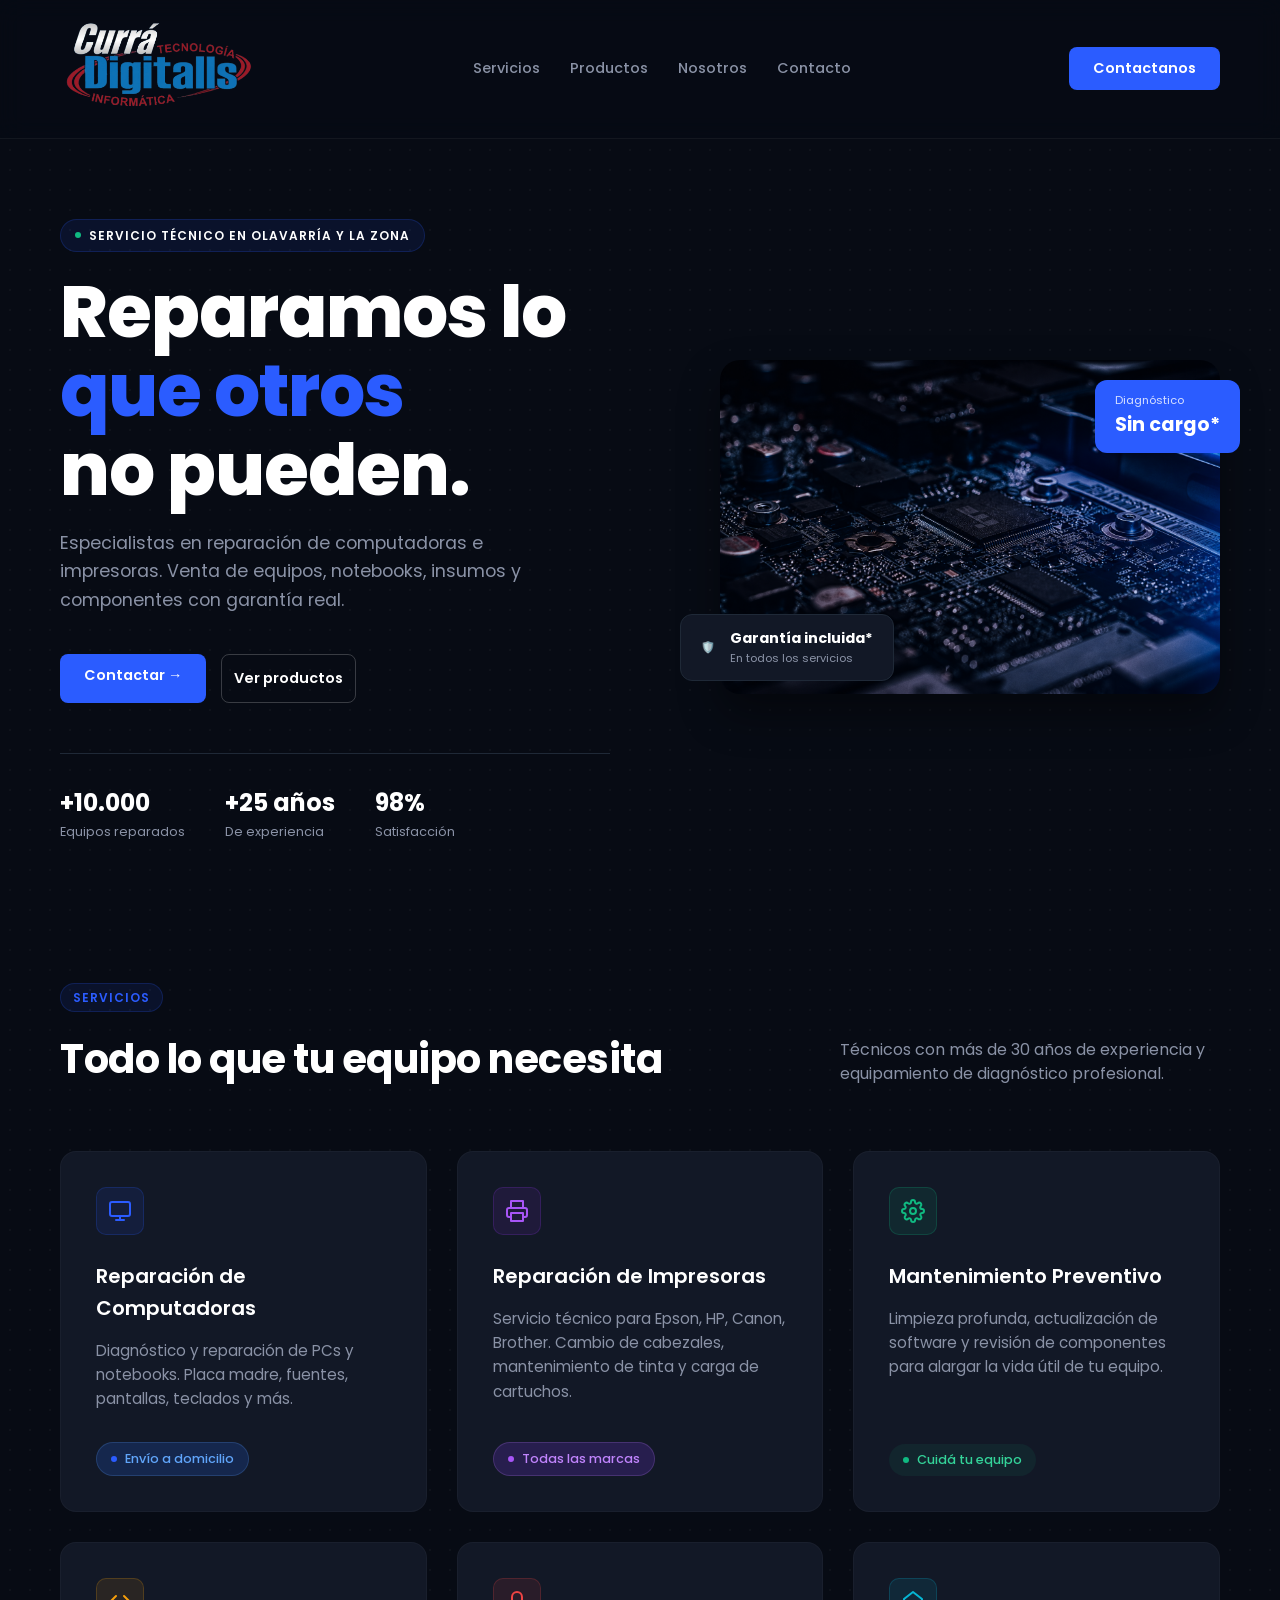
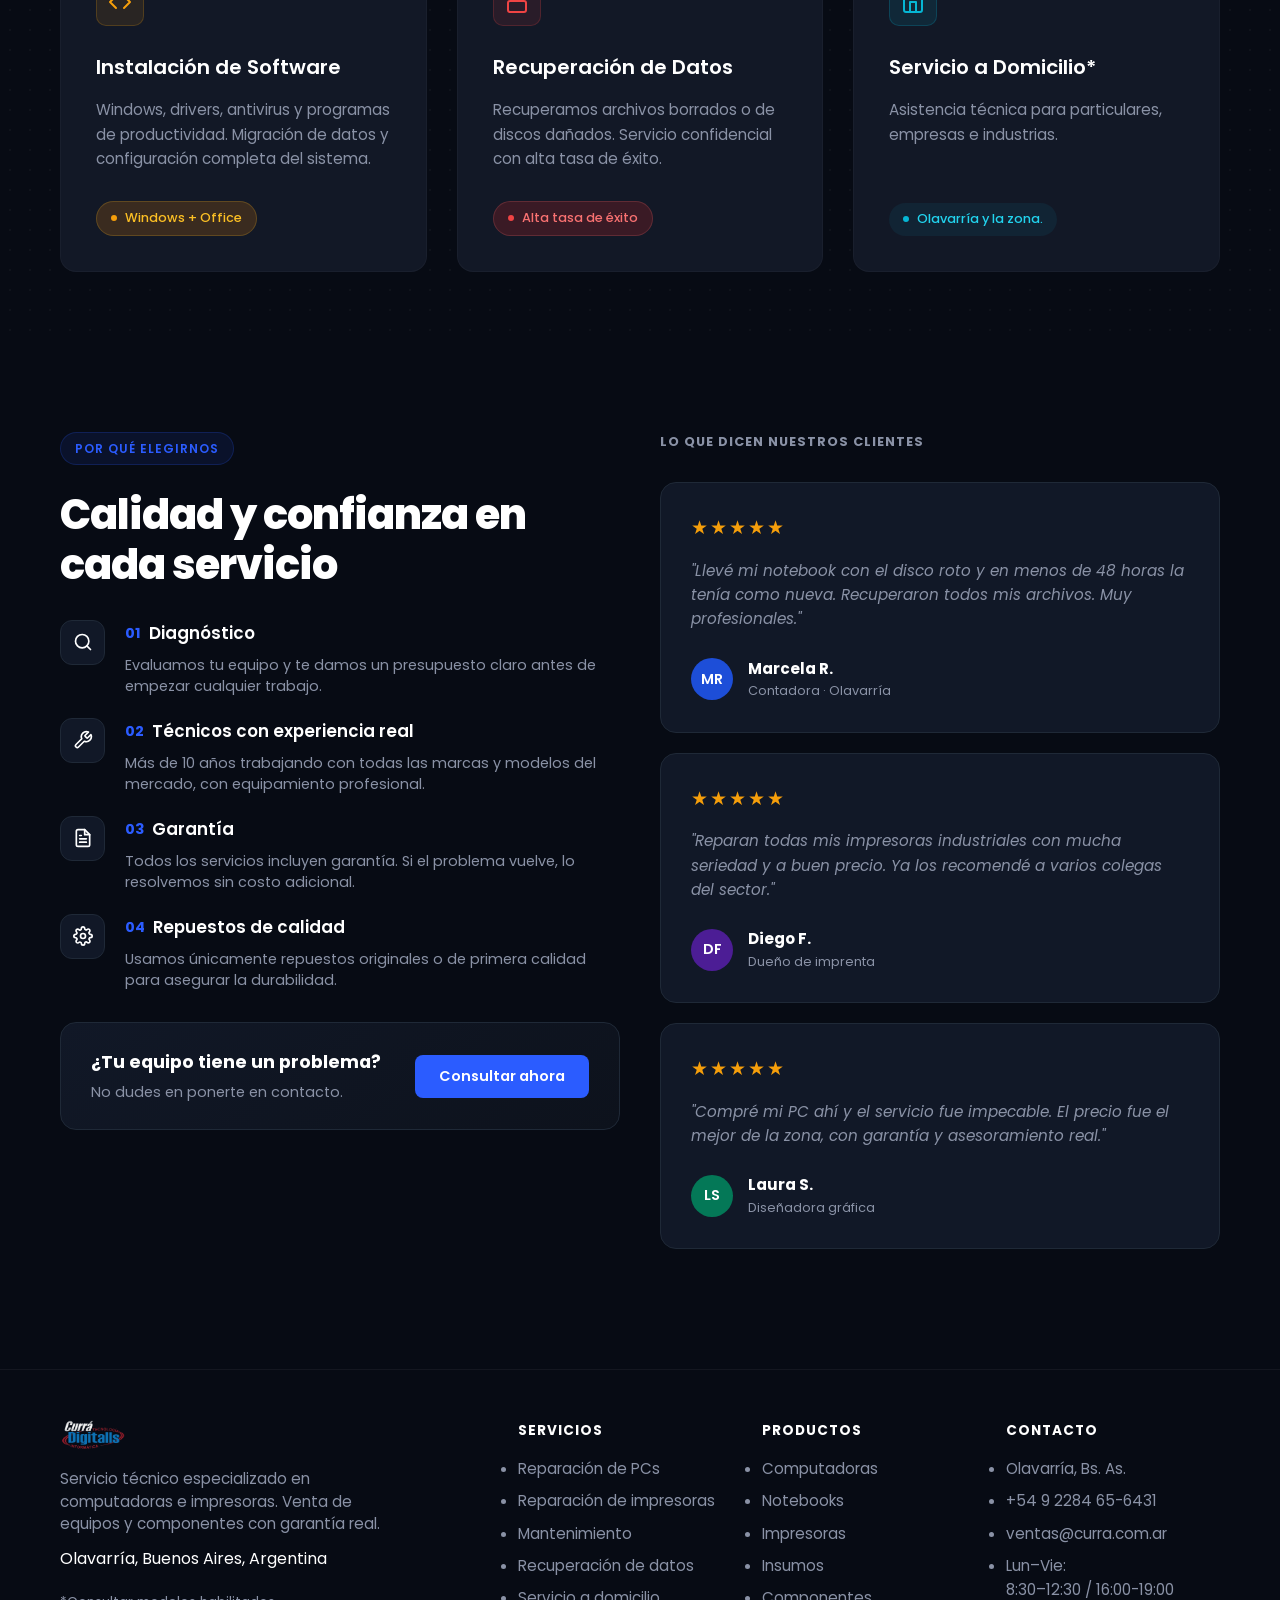
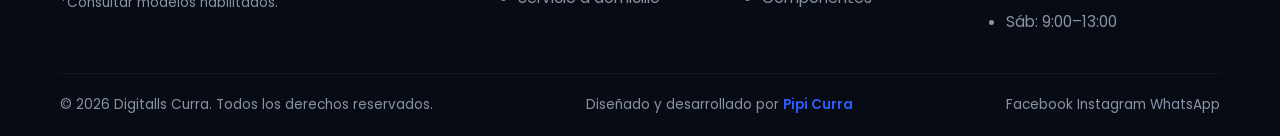
<file: index.html>
<!DOCTYPE html>
<html lang="es">
<head>
    <meta charset="UTF-8">
    <meta name="viewport" content="width=device-width, initial-scale=1.0">
    <title>Digitalls Curra</title>
    <link rel="preconnect" href="https://fonts.googleapis.com">
    <link rel="preconnect" href="https://fonts.gstatic.com" crossorigin>
    <link href="https://fonts.googleapis.com/css2?family=Poppins:wght@300;400;500;600;700;800&display=swap" rel="stylesheet">
    <link rel="stylesheet" href="style.css">
</head>
<body>
    <header class="header">
        <div class="container header-container">
            <a href="index.html" class="logo">
                <img src="img/logo.png" alt="Logo Digitalls Curra" height="90"> 
            </a>
            <nav class="navbar">
                <a href="#servicios">Servicios</a>
                <a href="productos.html">Productos</a>
                <a href="#nosotros">Nosotros</a>
                <a href="contacto.html">Contacto</a>
            </nav>
            <a href="contacto.html" class="btn-primary">
                Contactanos
            </a>
        </div>
    </header>

    <main>
        <section class="hero">
            <div class="container hero-content">
                
                <div class="hero-text">
                    <span class="hero-subtitle">
                        <span class="dot-green"></span> SERVICIO TÉCNICO EN OLAVARRÍA Y LA ZONA
                    </span>
                    <h1>
                        Reparamos lo <span class="text-blue"></span><br>
                        <span class="text-blue">que otros</span><br>
                        no pueden.
                    </h1>
                    <p>
                        Especialistas en reparación de computadoras e impresoras. Venta de equipos, notebooks, insumos y componentes con garantía real.
                    </p>
                    <div class="hero-buttons">
                        <a href="contacto.html" class="btn-primary">
                            Contactar &rarr;
                        </a>
                        <a href="productos.html" class="btn-secondary">
                            Ver productos
                        </a>
                    </div>
                    
                    <div class="hero-stats">
                        <div class="stat-item">
                            <h4>+10.000</h4>
                            <p>Equipos reparados</p>
                        </div>
                        <div class="stat-item">
                            <h4>+25 años</h4>
                            <p>De experiencia</p>
                        </div>
                        <div class="stat-item">
                            <h4>98%</h4>
                            <p>Satisfacción</p>
                        </div>
                    </div>
                </div>

                <div class="hero-image">
                    <div class="image-wrapper">
                        <img src="img/hero.png" alt="Servicio técnico Placa Madre">
                        
                        <div class="floating-badge badge-top-right">
                            <span class="badge-small">Diagnóstico</span>
                            <strong>Sin cargo*</strong>
                        </div>
                        
                        <div class="floating-badge badge-bottom-left">
                            <span class="icon-shield">🛡️</span>
                            <div class="badge-text">
                                <strong>Garantía incluida*</strong>
                                <span>En todos los servicios</span>
                            </div>
                        </div>
                    </div>
                </div>

            </div>
        </section>

        <section class="services" id="servicios">
        <div class="container">
            
            <div class="services-header">
                <div class="services-title-wrapper">
                    <span class="section-subtitle">SERVICIOS</span>
                    <h2>Todo lo que tu equipo necesita</h2>
                </div>
                <p class="services-header-text">
                    Técnicos con más de 30 años de experiencia y equipamiento de diagnóstico profesional.
                </p>
            </div>

            <div class="services-grid">
                
                <div class="service-card">
                    <div class="card-icon icon-blue">
                        <svg xmlns="http://www.w3.org/2000/svg" width="24" height="24" viewBox="0 0 24 24" fill="none" stroke="currentColor" stroke-width="2" stroke-linecap="round" stroke-linejoin="round"><rect x="2" y="3" width="20" height="14" rx="2" ry="2"></rect><line x1="8" y1="21" x2="16" y2="21"></line><line x1="12" y1="17" x2="12" y2="21"></line></svg>
                    </div>
                    <h3>Reparación de Computadoras</h3>
                    <p>Diagnóstico y reparación de PCs y notebooks. Placa madre, fuentes, pantallas, teclados y más. </p>
                    <span class="card-badge badge-blue">
                        <span class="badge-dot"></span> Envío a domicilio
                    </span>
                </div>

                <div class="service-card">
                    <div class="card-icon icon-purple">
                        <svg xmlns="http://www.w3.org/2000/svg" width="24" height="24" viewBox="0 0 24 24" fill="none" stroke="currentColor" stroke-width="2" stroke-linecap="round" stroke-linejoin="round"><polyline points="6 9 6 2 18 2 18 9"></polyline><path d="M6 18H4a2 2 0 0 1-2-2v-5a2 2 0 0 1 2-2h16a2 2 0 0 1 2 2v5a2 2 0 0 1-2 2h-2"></path><rect x="6" y="14" width="12" height="8"></rect></svg>
                    </div>
                    <h3>Reparación de Impresoras</h3>
                    <p>Servicio técnico para Epson, HP, Canon, Brother. Cambio de cabezales, mantenimiento de tinta y carga de cartuchos.</p>
                    <span class="card-badge badge-purple">
                        <span class="badge-dot"></span> Todas las marcas
                    </span>
                </div>

                <div class="service-card">
                    <div class="card-icon icon-green">
                        <svg xmlns="http://www.w3.org/2000/svg" width="24" height="24" viewBox="0 0 24 24" fill="none" stroke="currentColor" stroke-width="2" stroke-linecap="round" stroke-linejoin="round"><circle cx="12" cy="12" r="3"></circle><path d="M19.4 15a1.65 1.65 0 0 0 .33 1.82l.06.06a2 2 0 1 1-2.83 2.83l-.06-.06a1.65 1.65 0 0 0-1.82-.33 1.65 1.65 0 0 0-1 1.51V21a2 2 0 0 1-4 0v-.09A1.65 1.65 0 0 0 9 19.4a1.65 1.65 0 0 0-1.82.33l-.06.06a2 2 0 1 1-2.83-2.83l.06-.06a1.65 1.65 0 0 0 .33-1.82 1.65 1.65 0 0 0-1.51-1H3a2 2 0 0 1 0-4h.09A1.65 1.65 0 0 0 4.6 9a1.65 1.65 0 0 0-.33-1.82l-.06-.06a2 2 0 1 1 2.83-2.83l.06.06a1.65 1.65 0 0 0 1.82.33H9a1.65 1.65 0 0 0 1-1.51V3a2 2 0 0 1 4 0v.09a1.65 1.65 0 0 0 1 1.51 1.65 1.65 0 0 0 1.82-.33l.06-.06a2 2 0 1 1 2.83 2.83l-.06.06a1.65 1.65 0 0 0-.33 1.82V9a1.65 1.65 0 0 0 1.51 1H21a2 2 0 0 1 0 4h-.09a1.65 1.65 0 0 0-1.51 1z"></path></svg>
                    </div>
                    <h3>Mantenimiento Preventivo</h3>
                    <p>Limpieza profunda, actualización de software y revisión de componentes para alargar la vida útil de tu equipo.</p>
                    <span class="card-badge badge-green">
                        <span class="badge-dot"></span> Cuidá tu equipo
                    </span>
                </div>

                <div class="service-card">
                    <div class="card-icon icon-orange">
                        <svg xmlns="http://www.w3.org/2000/svg" width="24" height="24" viewBox="0 0 24 24" fill="none" stroke="currentColor" stroke-width="2" stroke-linecap="round" stroke-linejoin="round"><polyline points="16 18 22 12 16 6"></polyline><polyline points="8 6 2 12 8 18"></polyline></svg>
                    </div>
                    <h3>Instalación de Software</h3>
                    <p>Windows, drivers, antivirus y programas de productividad. Migración de datos y configuración completa del sistema.</p>
                    <span class="card-badge badge-orange">
                        <span class="badge-dot"></span> Windows + Office
                    </span>
                </div>

                <div class="service-card">
                    <div class="card-icon icon-red">
                        <svg xmlns="http://www.w3.org/2000/svg" width="24" height="24" viewBox="0 0 24 24" fill="none" stroke="currentColor" stroke-width="2" stroke-linecap="round" stroke-linejoin="round"><rect x="3" y="11" width="18" height="11" rx="2" ry="2"></rect><path d="M7 11V7a5 5 0 0 1 10 0v4"></path></svg>
                    </div>
                    <h3>Recuperación de Datos</h3>
                    <p>Recuperamos archivos borrados o de discos dañados. Servicio confidencial con alta tasa de éxito.</p>
                    <span class="card-badge badge-red">
                        <span class="badge-dot"></span> Alta tasa de éxito
                    </span>
                </div>

                <div class="service-card">
                    <div class="card-icon icon-cyan">
                        <svg xmlns="http://www.w3.org/2000/svg" width="24" height="24" viewBox="0 0 24 24" fill="none" stroke="currentColor" stroke-width="2" stroke-linecap="round" stroke-linejoin="round"><path d="M3 9l9-7 9 7v11a2 2 0 0 1-2 2H5a2 2 0 0 1-2-2z"></path><polyline points="9 22 9 12 15 12 15 22"></polyline></svg>
                    </div>
                    <h3>Servicio a Domicilio*</h3>
                    <p>Asistencia técnica para particulares, empresas e industrias.  </p>
                    <span class="card-badge badge-cyan">
                        <span class="badge-dot"></span> Olavarría y la zona.
                    </span>
                </div>

            </div>
        </div>
    </section>
    </main>

<section class="about" id="nosotros">
        <div class="container">
            <div class="about-grid">
                
                <div class="why-choose">
                    <span class="badge">POR QUÉ ELEGIRNOS</span>
                    <h2 class="section-title">Calidad y confianza en cada servicio</h2>
                    
                    <div class="features">
                        <div class="feature-item">
                            <div class="feature-icon">
                                <svg xmlns="http://www.w3.org/2000/svg" width="20" height="20" viewBox="0 0 24 24" fill="none" stroke="currentColor" stroke-width="2" stroke-linecap="round" stroke-linejoin="round"><circle cx="11" cy="11" r="8"></circle><line x1="21" y1="21" x2="16.65" y2="16.65"></line></svg>
                            </div>
                            <div class="feature-content">
                                <h3><span class="feat-num">01</span> Diagnóstico </h3>
                                <p>Evaluamos tu equipo y te damos un presupuesto claro antes de empezar cualquier trabajo.</p>
                            </div>
                        </div>

                        <div class="feature-item">
                            <div class="feature-icon">
                                <svg xmlns="http://www.w3.org/2000/svg" width="20" height="20" viewBox="0 0 24 24" fill="none" stroke="currentColor" stroke-width="2" stroke-linecap="round" stroke-linejoin="round"><path d="M14.7 6.3a1 1 0 0 0 0 1.4l1.6 1.6a1 1 0 0 0 1.4 0l3.77-3.77a6 6 0 0 1-7.94 7.94l-6.91 6.91a2.12 2.12 0 0 1-3-3l6.91-6.91a6 6 0 0 1 7.94-7.94l-3.76 3.76z"></path></svg>
                            </div>
                            <div class="feature-content">
                                <h3><span class="feat-num">02</span> Técnicos con experiencia real</h3>
                                <p>Más de 10 años trabajando con todas las marcas y modelos del mercado, con equipamiento profesional.</p>
                            </div>
                        </div>

                        <div class="feature-item">
                            <div class="feature-icon">
                                <svg xmlns="http://www.w3.org/2000/svg" width="20" height="20" viewBox="0 0 24 24" fill="none" stroke="currentColor" stroke-width="2" stroke-linecap="round" stroke-linejoin="round"><path d="M14 2H6a2 2 0 0 0-2 2v16a2 2 0 0 0 2 2h12a2 2 0 0 0 2-2V8z"></path><polyline points="14 2 14 8 20 8"></polyline><line x1="16" y1="13" x2="8" y2="13"></line><line x1="16" y1="17" x2="8" y2="17"></line><polyline points="10 9 9 9 8 9"></polyline></svg>
                            </div>
                            <div class="feature-content">
                                <h3><span class="feat-num">03</span> Garantía</h3>
                                <p>Todos los servicios incluyen garantía. Si el problema vuelve, lo resolvemos sin costo adicional.</p>
                            </div>
                        </div>

                        <div class="feature-item">
                            <div class="feature-icon">
                                <svg xmlns="http://www.w3.org/2000/svg" width="20" height="20" viewBox="0 0 24 24" fill="none" stroke="currentColor" stroke-width="2" stroke-linecap="round" stroke-linejoin="round"><circle cx="12" cy="12" r="3"></circle><path d="M19.4 15a1.65 1.65 0 0 0 .33 1.82l.06.06a2 2 0 0 1 0 2.83 2 2 0 0 1-2.83 0l-.06-.06a1.65 1.65 0 0 0-1.82-.33 1.65 1.65 0 0 0-1 1.51V21a2 2 0 0 1-2 2 2 2 0 0 1-2-2v-.09A1.65 1.65 0 0 0 9 19.4a1.65 1.65 0 0 0-1.82.33l-.06.06a2 2 0 0 1-2.83 0 2 2 0 0 1 0-2.83l.06-.06a1.65 1.65 0 0 0 .33-1.82 1.65 1.65 0 0 0-1.51-1H3a2 2 0 0 1-2-2 2 2 0 0 1 2-2h.09A1.65 1.65 0 0 0 4.6 9a1.65 1.65 0 0 0-.33-1.82l-.06-.06a2 2 0 0 1 0-2.83 2 2 0 0 1 2.83 0l.06.06a1.65 1.65 0 0 0 1.82.33H9a1.65 1.65 0 0 0 1-1.51V3a2 2 0 0 1 2-2 2 2 0 0 1 2 2v.09a1.65 1.65 0 0 0 1 1.51 1.65 1.65 0 0 0 1.82-.33l.06-.06a2 2 0 0 1 2.83 0 2 2 0 0 1 0 2.83l-.06.06a1.65 1.65 0 0 0-.33 1.82V9a1.65 1.65 0 0 0 1.51 1H21a2 2 0 0 1 2 2 2 2 0 0 1-2 2h-.09a1.65 1.65 0 0 0-1.51 1z"></path></svg>
                            </div>
                            <div class="feature-content">
                                <h3><span class="feat-num">04</span> Repuestos de calidad</h3>
                                <p>Usamos únicamente repuestos originales o de primera calidad para asegurar la durabilidad.</p>
                            </div>
                        </div>
                    </div>

                    <div class="about-cta-box">
                        <div class="cta-text">
                            <h4>¿Tu equipo tiene un problema?</h4>
                            <p>No dudes en ponerte en contacto.</p>
                        </div>
                        <a href="contacto.html" class="btn-primary">Consultar ahora</a>
                    </div>
                </div>

                <div class="testimonials">
                    <h3 class="testimonial-heading">LO QUE DICEN NUESTROS CLIENTES</h3>
                    
                    <div class="testimonial-card">
                        <div class="stars">★★★★★</div>
                        <p class="testimonio-texto">"Llevé mi notebook con el disco roto y en menos de 48 horas la tenía como nueva. Recuperaron todos mis archivos. Muy profesionales."</p>
                        <div class="client-profile">
                            <div class="avatar bg-blue">MR</div>
                            <div class="client-info">
                                <strong>Marcela R.</strong>
                                <span>Contadora · Olavarría</span>
                            </div>
                        </div>
                    </div>

                    <div class="testimonial-card">
                        <div class="stars">★★★★★</div>
                        <p class="testimonio-texto">"Reparan todas mis impresoras industriales con mucha seriedad y a buen precio. Ya los recomendé a varios colegas del sector."</p>
                        <div class="client-profile">
                            <div class="avatar bg-purple">DF</div>
                            <div class="client-info">
                                <strong>Diego F.</strong>
                                <span>Dueño de imprenta</span>
                            </div>
                        </div>
                    </div>

                    <div class="testimonial-card">
                        <div class="stars">★★★★★</div>
                        <p class="testimonio-texto">"Compré mi PC ahí y el servicio fue impecable. El precio fue el mejor de la zona, con garantía y asesoramiento real."</p>
                        <div class="client-profile">
                            <div class="avatar bg-green">LS</div>
                            <div class="client-info">
                                <strong>Laura S.</strong>
                                <span>Diseñadora gráfica</span>
                            </div>
                        </div>
                    </div>

                </div>

            </div>
        </div>
    </section>

    <footer class="footer">
        <div class="container">
            <div class="footer-top">
                
                <div class="footer-brand">
                    <a href="index.html" class="logo">
                        <img src="img/logo.png" alt="Logo Digitalls Curra" height="30">
                    </a>
                    <p class="brand-desc">
                        Servicio técnico especializado en computadoras e impresoras. Venta de equipos y componentes con garantía real.
                    </p>
                    <p class="brand-location">Olavarría, Buenos Aires, Argentina</p>
                    <p class="footer-asterisco">*Consultar modelos habilitados.</p>
                </div>

                <div class="footer-links">
                    <h4>SERVICIOS</h4>
                    <ul>
                        <li><a href="#servicios">Reparación de PCs</a></li>
                        <li><a href="#servicios">Reparación de impresoras</a></li>
                        <li><a href="#servicios">Mantenimiento</a></li>
                        <li><a href="#servicios">Recuperación de datos</a></li>
                        <li><a href="#servicios">Servicio a domicilio</a></li>
                    </ul>
                </div>

                <div class="footer-links">
                    <h4>PRODUCTOS</h4>
                    <ul>
                        <li><a href="productos.html">Computadoras</a></li>
                        <li><a href="productos.html">Notebooks</a></li>
                        <li><a href="productos.html">Impresoras</a></li>
                        <li><a href="productos.html">Insumos</a></li>
                        <li><a href="productos.html">Componentes</a></li>
                    </ul>
                </div>

                <div class="footer-links">
                    <h4>CONTACTO</h4>
                    <ul>
                        <li>Olavarría, Bs. As.</li>
                        <li>+54 9 2284 65-6431</li>
                        <li>ventas@curra.com.ar</li>
                        <li>Lun–Vie: 
                            <p>8:30–12:30 / 16:00-19:00</p>
                        </li>
                        <li>Sáb: 9:00–13:00</li>
                    </ul>
                </div>

            </div>

            <div class="footer-bottom">
                <p>&copy; 2026 Digitalls Curra. Todos los derechos reservados.</p>

                <p class="dev-credit">
                    Diseñado y desarrollado por <a href="https://github.com/Pipisita" target="_blank">Pipi Curra</a>
                </p>
                <div class="social-links">
                    <a href="#">Facebook</a>
                    <a href="#">Instagram</a>
                    <a href="#">WhatsApp</a>
                </div>
            </div>
        </div>
    </footer>
</body>
</html>
</file>
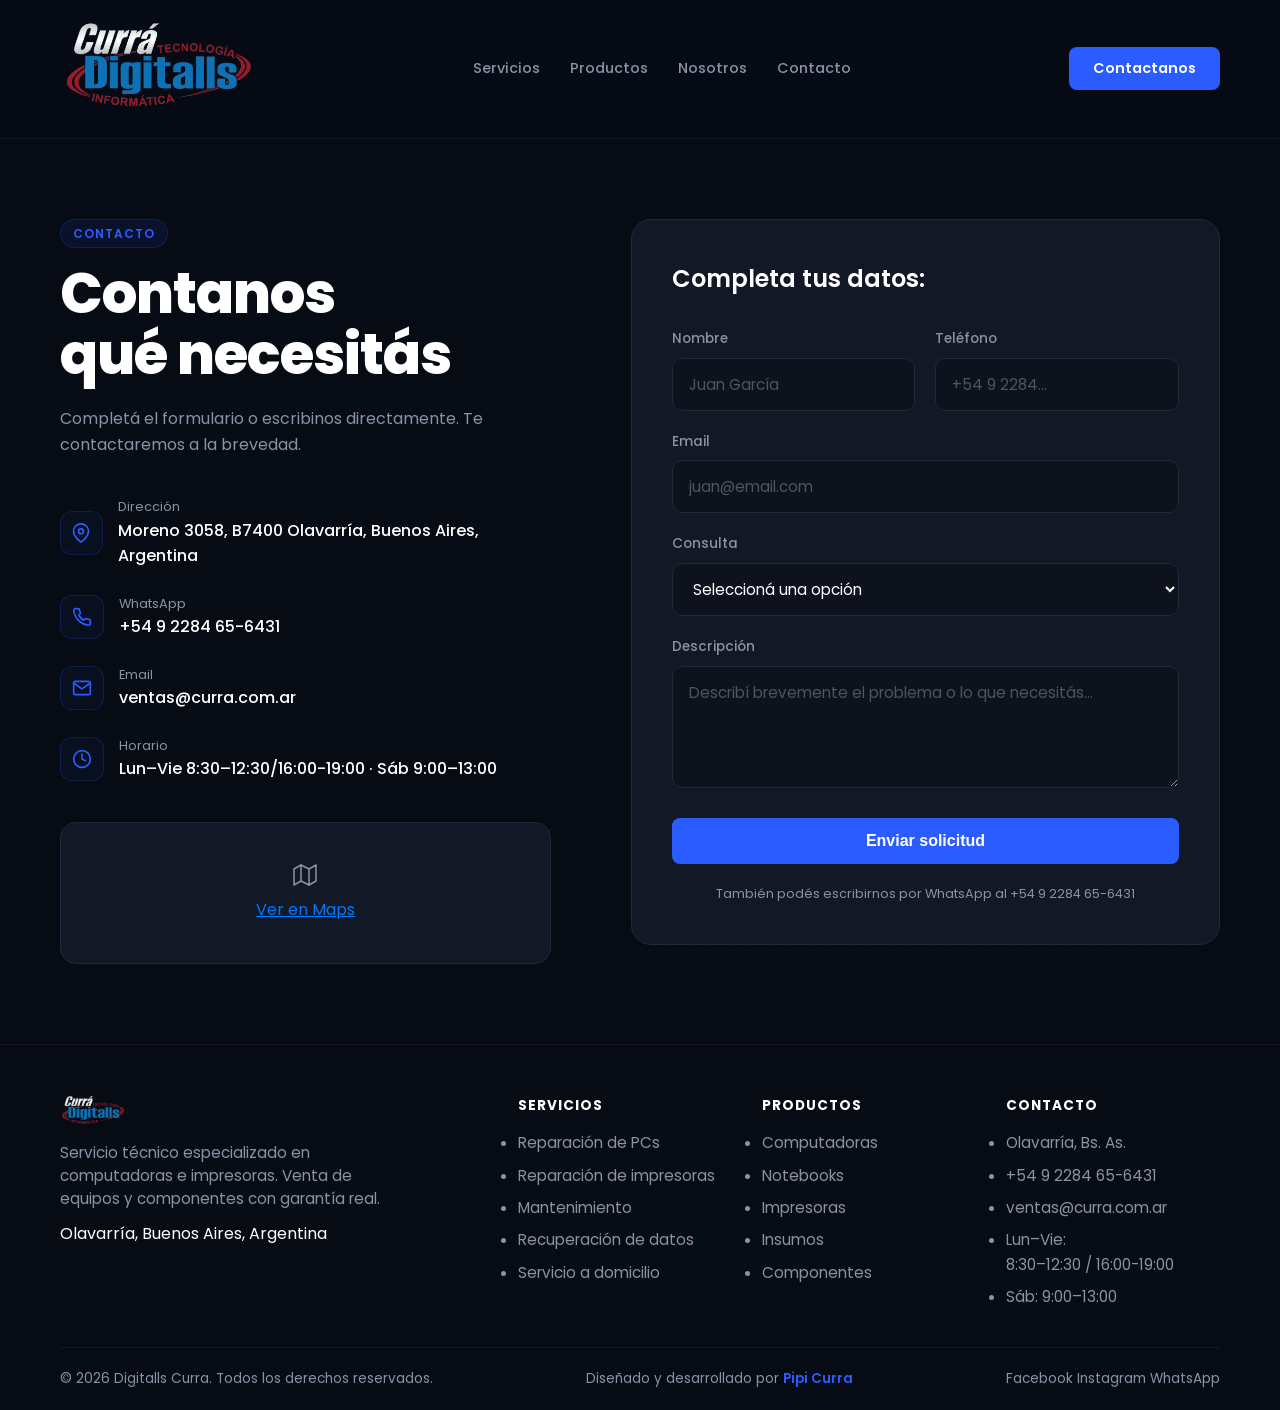
<file: contacto.html>
<!DOCTYPE html>
<html lang="es">
<head>
    <meta charset="UTF-8">
    <meta name="viewport" content="width=device-width, initial-scale=1.0">
    <title>Contacto | Digitalls Curra</title>
    <link rel="preconnect" href="https://fonts.googleapis.com">
    <link rel="preconnect" href="https://fonts.gstatic.com" crossorigin>
    <link href="https://fonts.googleapis.com/css2?family=Poppins:wght@300;400;500;600;700;800&display=swap" rel="stylesheet">
    <link rel="stylesheet" href="style.css">
</head>
<body>
    
    <header class="header">
        <div class="container header-container">
            <a href="index.html" class="logo">
                <img src="img/logo.png" alt="Logo Digitalls Curra" height="90">
            </a>
            <nav class="navbar">
                <a href="index.html#servicios">Servicios</a>
                <a href="productos.html">Productos</a>
                <a href="index.html#nosotros">Nosotros</a>
                <a href="contacto.html" class="active">Contacto</a>
            </nav>
            <a href="contacto.html" class="btn-primary">Contactanos</a>
        </div>
    </header>

    <main class="contact-page">
        <div class="container">
            <div class="contact-grid">
                
                <div class="contact-info">
                    <span class="section-subtitle">CONTACTO</span>
                    <h1>Contanos<br>qué necesitás</h1>
                    <p class="contact-desc">
                        Completá el formulario o escribinos directamente. Te contactaremos a la brevedad. 
                    </p>

                    <div class="info-list">
                        <div class="info-item">
                            <div class="info-icon">
                                <svg xmlns="http://www.w3.org/2000/svg" width="20" height="20" viewBox="0 0 24 24" fill="none" stroke="currentColor" stroke-width="2" stroke-linecap="round" stroke-linejoin="round"><path d="M21 10c0 7-9 13-9 13s-9-6-9-13a9 9 0 0 1 18 0z"></path><circle cx="12" cy="10" r="3"></circle></svg>
                            </div>
                            <div class="info-text">
                                <span>Dirección</span>
                                <strong>Moreno 3058, B7400 Olavarría, Buenos Aires, Argentina</strong>
                            </div>
                        </div>

                        <div class="info-item">
                            <div class="info-icon">
                                <svg xmlns="http://www.w3.org/2000/svg" width="20" height="20" viewBox="0 0 24 24" fill="none" stroke="currentColor" stroke-width="2" stroke-linecap="round" stroke-linejoin="round"><path d="M22 16.92v3a2 2 0 0 1-2.18 2 19.79 19.79 0 0 1-8.63-3.07 19.5 19.5 0 0 1-6-6 19.79 19.79 0 0 1-3.07-8.67A2 2 0 0 1 4.11 2h3a2 2 0 0 1 2 1.72 12.84 12.84 0 0 0 .7 2.81 2 2 0 0 1-.45 2.11L8.09 9.91a16 16 0 0 0 6 6l1.27-1.27a2 2 0 0 1 2.11-.45 12.84 12.84 0 0 0 2.81.7A2 2 0 0 1 22 16.92z"></path></svg>
                            </div>
                            <div class="info-text">
                                <span>WhatsApp</span>
                                <strong>+54 9 2284 65-6431</strong>
                            </div>
                        </div>

                        <div class="info-item">
                            <div class="info-icon">
                                <svg xmlns="http://www.w3.org/2000/svg" width="20" height="20" viewBox="0 0 24 24" fill="none" stroke="currentColor" stroke-width="2" stroke-linecap="round" stroke-linejoin="round"><path d="M4 4h16c1.1 0 2 .9 2 2v12c0 1.1-.9 2-2 2H4c-1.1 0-2-.9-2-2V6c0-1.1.9-2 2-2z"></path><polyline points="22,6 12,13 2,6"></polyline></svg>
                            </div>
                            <div class="info-text">
                                <span>Email</span>
                                <strong>ventas@curra.com.ar</strong>
                            </div>
                        </div>

                        <div class="info-item">
                            <div class="info-icon">
                                <svg xmlns="http://www.w3.org/2000/svg" width="20" height="20" viewBox="0 0 24 24" fill="none" stroke="currentColor" stroke-width="2" stroke-linecap="round" stroke-linejoin="round"><circle cx="12" cy="12" r="10"></circle><polyline points="12 6 12 12 16 14"></polyline></svg>
                            </div>
                            <div class="info-text">
                                <span>Horario</span>
                                <strong>Lun–Vie 8:30–12:30/16:00-19:00 · Sáb 9:00–13:00</strong>
                            </div>
                        </div>
                    </div>

                    <div class="map-box">
                        <svg xmlns="http://www.w3.org/2000/svg" width="24" height="24" viewBox="0 0 24 24" fill="none" stroke="currentColor" stroke-width="1.5" stroke-linecap="round" stroke-linejoin="round"><path d="M1 6v16l7-4 8 4 7-4V2l-7 4-8-4-7 4z"></path><line x1="8" y1="2" x2="8" y2="18"></line><line x1="16" y1="6" x2="16" y2="22"></line></svg>
                        <p><a href="https://maps.app.goo.gl/Urx7oYDU2BiGUf319" 
                            target="_blank" 
                            rel="noopener noreferrer" 
                            style="color: #0077ff; 
                            text-decoration: underline;">Ver en Maps</a></p>
                        
                    </div>
                </div>

                <div class="contact-form-wrapper">
                    <div class="form-card">
                        <h3>Completa tus datos:</h3>
                        
                        <form action="#" method="POST" class="contact-form">
                            <div class="form-row">
                                <div class="form-group">
                                    <label for="nombre">Nombre</label>
                                    <input type="text" id="nombre" name="nombre" placeholder="Juan García" required>
                                </div>
                                <div class="form-group">
                                    <label for="telefono">Teléfono</label>
                                    <input type="tel" id="telefono" name="telefono" placeholder="+54 9 2284..." required>
                                </div>
                            </div>

                            <div class="form-group">
                                <label for="email">Email</label>
                                <input type="email" id="email" name="email" placeholder="juan@email.com" required>
                            </div>

                            <div class="form-group">
                                <label for="servicio">Consulta</label>
                                <select id="servicio" name="servicio" required>
                                    <option value="" disabled selected>Seleccioná una opción</option>
                                    <option value="pc">Reparación de PC / Notebook</option>
                                    <option value="impresora">Reparación de Impresora</option>
                                    <option value="mantenimiento">Mantenimiento</option>
                                    <option value="datos">Recuperación de Datos</option>
                                    <option value="inst-software">Instalación de software</option>
                                    <option value="compra">Compra de equipo</option>
                                    <option value="insumo">Insumos</option>
                                    <option value="otro">Otro</option>
                                </select>
                            </div>

                            <div class="form-group">
                                <label for="descripcion">Descripción</label>
                                <textarea id="descripcion" name="descripcion" rows="4" placeholder="Describí brevemente el problema o lo que necesitás..." required></textarea>
                            </div>

                            <button type="submit" class="btn-primary btn-submit">Enviar solicitud</button>
                        </form>
                        
                        <p class="form-footer-text">También podés escribirnos por WhatsApp al +54 9 2284 65-6431</p>
                    </div>
                </div>

            </div>
        </div>
    </main>

        <footer class="footer">
        <div class="container">
            <div class="footer-top">
                
                <div class="footer-brand">
                    <a href="index.html" class="logo">
                        <img src="img/logo.png" alt="Logo Digitalls Curra" height="30">
                    </a>
                    <p class="brand-desc">
                        Servicio técnico especializado en computadoras e impresoras. Venta de equipos y componentes con garantía real.
                    </p>
                    <p class="brand-location">Olavarría, Buenos Aires, Argentina</p>
                </div>

                <div class="footer-links">
                    <h4>SERVICIOS</h4>
                    <ul>
                        <li><a href="#servicios">Reparación de PCs</a></li>
                        <li><a href="#servicios">Reparación de impresoras</a></li>
                        <li><a href="#servicios">Mantenimiento</a></li>
                        <li><a href="#servicios">Recuperación de datos</a></li>
                        <li><a href="#servicios">Servicio a domicilio</a></li>
                    </ul>
                </div>

                <div class="footer-links">
                    <h4>PRODUCTOS</h4>
                    <ul>
                        <li><a href="productos.html">Computadoras</a></li>
                        <li><a href="productos.html">Notebooks</a></li>
                        <li><a href="productos.html">Impresoras</a></li>
                        <li><a href="productos.html">Insumos</a></li>
                        <li><a href="productos.html">Componentes</a></li>
                    </ul>
                </div>

                <div class="footer-links">
                    <h4>CONTACTO</h4>
                    <ul>
                        <li>Olavarría, Bs. As.</li>
                        <li>+54 9 2284 65-6431</li>
                        <li>ventas@curra.com.ar</li>
                        <li>Lun–Vie: 
                            <p>8:30–12:30 / 16:00-19:00</p>
                        </li>
                        <li>Sáb: 9:00–13:00</li>
                    </ul>
                </div>

            </div>

            <div class="footer-bottom">
                <p>&copy; 2026 Digitalls Curra. Todos los derechos reservados.</p>

                <p class="dev-credit">
                    Diseñado y desarrollado por <a href="https://github.com/Pipisita" target="_blank">Pipi Curra</a>
                </p>
                
                <div class="social-links">
                    <a href="#">Facebook</a>
                    <a href="#">Instagram</a>
                    <a href="#">WhatsApp</a>
                </div>
            </div>
        </div>
    </footer>

    </body>
</html>
</file>
<file: style.css>
/* --- VARIABLES DE COLOR --- */
:root {
    --bg-dark: #070B14;       /* Fondo principal oscuro */
    --bg-card: #121826;       /* Fondo de tarjetas y botones secundarios */
    --accent-blue: #2B5CFF;   /* Azul vibrante */
    --text-white: #FFFFFF;
    --text-gray: #8A92A6;
    --border-color: #1F2937;
    --green-dot: #10B981;
}

/* --- RESET Y BASE --- */
* {
    margin: 0;
    padding: 0;
    box-sizing: border-box;
}

body {
    font-family: 'Poppins', sans-serif;
    background-color: var(--bg-dark);
    color: var(--text-white);
    line-height: 1.6;
    /* Fondo punteado sutil (opcional, simula el de tu imagen) */
    background-image: radial-gradient(rgba(255, 255, 255, 0.03) 1px, transparent 1px);
    background-size: 20px 20px;
}

.container {
    max-width: 1200px;
    margin: 0 auto;
    padding: 0 20px;
}

a {
    text-decoration: none;
    color: inherit;
}

/* --- HEADER --- */
.header {
    padding: 20px 0;
    border-bottom: 1px solid rgba(255, 255, 255, 0.05); /* Línea sutil abajo */
}

.header-container {
    display: flex;
    justify-content: space-between;
    align-items: center;
}

.navbar {
    display: flex;
    gap: 30px;
}

.navbar a {
    color: var(--text-gray);
    font-size: 0.9rem;
    font-weight: 500;
    transition: color 0.3s ease;
}

.navbar a:hover {
    color: var(--text-white);
}

/* --- BOTONES --- */
.btn-primary {
    background-color: var(--accent-blue);
    color: var(--text-white);
    padding: 10px 24px;
    border-radius: 8px;
    font-weight: 600;
    font-size: 0.9rem;
    transition: background-color 0.3s ease;
    border: none;
    cursor: pointer;
}

.btn-primary:hover {
    background-color: #1c42cc;
}

.btn-secondary {
    background-color: transparent;
    color: var(--text-white);
    padding: 10px 24px;
    border-radius: 8px;
    font-weight: 600;
    font-size: 0.9rem;
    border: 1px solid var(--border-color);
    background-color: var(--bg-card);
    transition: border-color 0.3s ease;
}

.btn-secondary:hover {
    border-color: var(--text-gray);
}

/* --- HERO SECTION --- */
.hero {
    padding: 80px 0;
}

.hero-content {
    display: flex;
    align-items: center;
    justify-content: space-between;
    gap: 40px;
}

.hero-text {
    flex: 1;
    max-width: 550px;
}

.hero-subtitle {
    display: inline-flex;
    align-items: center;
    gap: 8px;
    background-color: rgba(43, 92, 255, 0.1);
    color: var(--text-white);
    padding: 6px 14px;
    border-radius: 20px;
    font-size: 0.75rem;
    font-weight: 600;
    letter-spacing: 1px;
    margin-bottom: 20px;
    border: 1px solid rgba(43, 92, 255, 0.2);
}

.dot-green {
    width: 6px;
    height: 6px;
    background-color: var(--green-dot);
    border-radius: 50%;
}

.hero-text h1 {
    font-size: 4.5rem;
    font-weight: 800;
    line-height: 1.1;
    margin-bottom: 20px;
    letter-spacing: -1px;
}

.text-blue {
    color: var(--accent-blue);
}

.hero-text p {
    color: var(--text-gray);
    font-size: 1.1rem;
    margin-bottom: 40px;
    max-width: 480px;
}

.hero-buttons {
    display: flex;
    gap: 15px;
    margin-bottom: 50px;
}

/* --- ESTADÍSTICAS --- */
.hero-stats {
    display: flex;
    gap: 40px;
    border-top: 1px solid var(--border-color);
    padding-top: 30px;
}

.stat-item h4 {
    font-size: 1.5rem;
    font-weight: 700;
}

.stat-item p {
    font-size: 0.8rem;
    color: var(--text-gray);
    margin-bottom: 0;
}

/* --- HERO IMAGE & BADGES --- */
.hero-image {
    flex: 1;
    display: flex;
    justify-content: flex-end;
}

.image-wrapper {
    position: relative;
    max-width: 500px;
}

.image-wrapper img {
    width: 100%;
    border-radius: 20px;
    box-shadow: 0 20px 40px rgba(0,0,0,0.4);
}

/* Flotantes sobre la imagen */
.floating-badge {
    position: absolute;
    border-radius: 12px;
    padding: 12px 20px;
    backdrop-filter: blur(10px);
}

.badge-top-right {
    top: 20px;
    right: -20px;
    background-color: var(--accent-blue);
    display: flex;
    flex-direction: column;
}

.badge-top-right .badge-small {
    font-size: 0.7rem;
    opacity: 0.8;
}

.badge-top-right strong {
    font-size: 1.2rem;
}

.badge-bottom-left {
    bottom: 20px;
    left: -40px;
    background-color: var(--bg-card);
    border: 1px solid var(--border-color);
    display: flex;
    align-items: center;
    gap: 15px;
}

.badge-bottom-left .badge-text {
    display: flex;
    flex-direction: column;
}

.badge-bottom-left strong {
    font-size: 0.9rem;
}

.badge-bottom-left span {
    font-size: 0.7rem;
    color: var(--text-gray);
}

/* --- SECCIÓN SERVICIOS --- */
.services {
    padding: 60px 0;
}

.services-header {
    display: flex;
    justify-content: space-between;
    align-items: flex-end;
    margin-bottom: 60px;
    gap: 40px;
}

.services-title-wrapper {
    flex: 1;
}

.section-subtitle {
    display: inline-block;
    background-color: rgba(43, 92, 255, 0.1);
    color: var(--accent-blue);
    padding: 4px 12px;
    border-radius: 20px;
    font-size: 0.75rem;
    font-weight: 600;
    letter-spacing: 1px;
    margin-bottom: 15px;
    border: 1px solid rgba(43, 92, 255, 0.2);
}

.services-header h2 {
    font-size: 2.5rem;
    font-weight: 700;
    letter-spacing: -0.5px;
}

.services-header-text {
    color: var(--text-gray);
    font-size: 1rem;
    max-width: 380px;
    line-height: 1.5;
    padding-bottom: 5px; /* Alineación visual con el título */
}

/* --- GRID DE TARJETAS --- */
.services-grid {
    display: grid;
    grid-template-columns: repeat(3, 1fr); /* 3 columnas de igual tamaño */
    gap: 30px;                             /* Espaciado entre tarjetas */
}

.service-card {
    background-color: var(--bg-card);
    border: 1px solid rgba(255, 255, 255, 0.03);
    border-radius: 16px;
    padding: 35px;
    display: flex;
    flex-direction: column;
    align-items: flex-start;
    transition: transform 0.3s ease, border-color 0.3s ease;
}

.service-card:hover {
    transform: translateY(-5px);
    border-color: rgba(43, 92, 255, 0.2);
}

/* Contenedor de iconos */
.card-icon {
    width: 48px;
    height: 48px;
    border-radius: 10px;
    display: flex;
    align-items: center;
    justify-content: center;
    margin-bottom: 25px;
    border: 1px solid transparent;
}

.service-card h3 {
    font-size: 1.25rem;
    font-weight: 600;
    margin-bottom: 15px;
}

.service-card p {
    color: var(--text-gray);
    font-size: 0.95rem;
    line-height: 1.6;
    margin-bottom: 30px;
    flex-grow: 1; /* Hace que el texto ocupe el espacio y las etiquetas se alineen abajo */
}

/* --- BADGES / ETIQUETAS INFERIORES --- */
.card-badge {
    display: inline-flex;
    align-items: center;
    gap: 8px;
    padding: 6px 14px;
    border-radius: 20px;
    font-size: 0.8rem;
    font-weight: 500;
}

.badge-dot {
    width: 6px;
    height: 6px;
    border-radius: 50%;
}

/* --- SISTEMA DE COLORES ESPECÍFICOS PARA CADA TARJETA --- */

/* Azul (PC / Entrega) */
.icon-blue { background-color: rgba(43, 92, 255, 0.1); color: #2B5CFF; border-color: rgba(43, 92, 255, 0.2); }
.badge-blue { background-color: rgba(43, 92, 255, 0.08); color: #537FFF; }
.badge-blue .badge-dot { background-color: #2B5CFF; }

/* Púrpura (Impresoras / Marcas) */
.icon-purple { background-color: rgba(147, 51, 234, 0.1); color: #A855F7; border-color: rgba(147, 51, 234, 0.2); }
.badge-purple { background-color: rgba(147, 51, 234, 0.08); color: #C084FC; }
.badge-purple .badge-dot { background-color: #A855F7; }

/* Verde (Mantenimiento / Plan) */
.icon-green { background-color: rgba(16, 185, 129, 0.1); color: #10B981; border-color: rgba(16, 185, 129, 0.2); }
.badge-green { background-color: rgba(16, 185, 129, 0.08); color: #34D399; }
.badge-green .badge-dot { background-color: #10B981; }

/* Naranja (Software / Windows) */
.icon-orange { background-color: rgba(245, 158, 11, 0.1); color: #F59E0B; border-color: rgba(245, 158, 11, 0.2); }
.badge-orange { background-color: rgba(245, 158, 11, 0.08); color: #FBBF24; }
.badge-orange .badge-dot { background-color: #F59E0B; }

/* Rojo (Datos / Éxito) */
.icon-red { background-color: rgba(239, 68, 68, 0.1); color: #EF4444; border-color: rgba(239, 68, 68, 0.2); }
.badge-red { background-color: rgba(239, 68, 68, 0.08); color: #F87171; }
.badge-red .badge-dot { background-color: #EF4444; }

/* Cyan / Celeste (Domicilio / Ciudad) */
.icon-cyan { background-color: rgba(6, 182, 212, 0.1); color: #06B6D4; border-color: rgba(6, 182, 212, 0.2); }
.badge-cyan { background-color: rgba(6, 182, 212, 0.08); color: #22D3EE; }
.badge-cyan .badge-dot { background-color: #06B6D4; }

/* =========================================
   DISEÑO RESPONSIVE (MEDIA QUERIES)
   ========================================= */

/* --- TABLETS Y PANTALLAS MEDIANAS (hasta 1024px) --- */
@media (max-width: 1024px) {
    /* Ajustamos el tamaño del título principal */
    .hero-text h1 {
        font-size: 3.5rem;
    }

    /* La grilla de servicios pasa a 2 columnas en vez de 3 */
    .services-grid {
        grid-template-columns: repeat(2, 1fr);
    }
}

/* --- CELULARES (hasta 768px) --- */
@media (max-width: 768px) {
    /* Header: Apilamos el logo, el menú y el botón */
    .header-container {
        flex-direction: column;
        gap: 20px;
        text-align: center;
    }

    .navbar {
        flex-wrap: wrap;
        justify-content: center;
        gap: 15px;
    }

    /* Hero Section: Todo en una columna */
    .hero {
        padding: 40px 0;
    }

    .hero-content {
        flex-direction: column;
        text-align: center;
    }

    .hero-subtitle {
        margin: 0 auto 20px; /* Centra el subtítulo */
    }

    .hero-text h1 {
        font-size: 2.8rem;
    }

    .hero-text p {
        margin: 0 auto 30px;
    }

    .hero-buttons {
        justify-content: center;
        flex-wrap: wrap;
    }

    /* Estadísticas: Se apilan para que no queden apretadas */
    .hero-stats {
        flex-direction: column;
        gap: 20px;
        align-items: center;
        border-top: none;
        padding-top: 10px;
    }

    .stat-item {
        border-bottom: 1px solid var(--border-color);
        padding-bottom: 15px;
        width: 100%;
    }

    .stat-item:last-child {
        border-bottom: none;
    }

    /* Imagen y tarjetas flotantes en celular */
    .hero-image {
        margin-top: 30px;
        justify-content: center;
    }

    .image-wrapper {
        width: 100%;
        max-width: 400px;
    }

    /* Metemos los badges hacia adentro para evitar scroll horizontal */
    .badge-top-right {
        top: 10px;
        right: 10px;
        transform: scale(0.85);
        transform-origin: top right;
    }

    .badge-bottom-left {
        bottom: 10px;
        left: 10px;
        transform: scale(0.85);
        transform-origin: bottom left;
    }

    /* Sección de Servicios en celular */
    .services {
        padding: 60px 0;
    }

    .services-header {
        flex-direction: column;
        align-items: center;
        text-align: center;
        gap: 20px;
    }

    .services-header h2 {
        font-size: 2rem;
    }

    /* La grilla de servicios pasa a 1 sola columna */
    .services-grid {
        grid-template-columns: 1fr;
    }
}

/* --- CELULARES MUY CHICOS (hasta 480px) --- */
@media (max-width: 480px) {
    .hero-text h1 {
        font-size: 2.2rem;
    }
    
    .hero-buttons {
        flex-direction: column;
    }
    
    .btn-primary, .btn-secondary {
        width: 100%; /* Botones de ancho completo para que sea más fácil tocarlos */
    }
}

html {
    scroll-behavior: smooth;
}

/* --- HEADER --- */
.header {
    padding: 20px 0;
    border-bottom: 1px solid rgba(255, 255, 255, 0.05);
    
    /* Agregamos esto para que se quede fijo */
    position: sticky;
    top: 0;
    z-index: 1000; /* Asegura que el header siempre esté por encima de todo el contenido */
    
    /* Le damos un fondo semi-transparente con efecto blur (vidrio esmerilado) */
    background-color: rgba(7, 11, 20, 0.85); /* Usa tu color --bg-dark pero con 85% de opacidad */
    backdrop-filter: blur(12px); /* Crea el efecto difuminado por detrás */
    -webkit-backdrop-filter: blur(12px); /* Para compatibilidad con Safari */
}

.footer {
    background-color: var(--bg-dark);
    padding: 50px 0 20px; /* Reducimos el padding superior de 80px a 50px */
    border-top: 1px solid rgba(255, 255, 255, 0.05);
}

.footer-top {
    display: grid;
    grid-template-columns: 2fr 1fr 1fr 1fr;
    gap: 30px; /* Achicamos el espacio entre columnas */
    margin-bottom: 30px; /* Reducimos el espacio antes del copyright a la mitad */
}

/* Marca */
.footer-brand .logo {
    display: inline-block;
    margin-bottom: 10px; /* Antes era 20px */
}

.brand-desc {
    color: var(--text-gray);
    font-size: 0.95rem;
    line-height: 1.5;
    margin-bottom: 10px; /* Antes era 20px */
    max-width: 350px;
}

/* Listas de Enlaces */
.footer-links h4 {
    color: var(--text-white);
    font-size: 0.85rem;
    font-weight: 700;
    letter-spacing: 1px;
    margin-bottom: 15px; /* Antes era 25px */
}

.footer-links li {
    margin-bottom: 8px; /* Juntamos más los links (antes 15px) */
    color: var(--text-gray);
    font-size: 0.95rem;
}

/* Footer Bottom (Copyright y Redes) */
.footer-bottom {
    display: flex;
    justify-content: space-between;
    align-items: center;
    padding-top: 20px; /* Antes era 30px */
    border-top: 1px solid rgba(255, 255, 255, 0.05);
    color: var(--text-gray);
    font-size: 0.85rem;
}
@media (max-width: 1024px) {
/* Pasa de 4 columnas a 2 columnas */
    .footer-top {
        grid-template-columns: repeat(2, 1fr);
        gap: 50px 30px;
    }
}

@media (max-width: 768px) {
/* Todo a 1 sola columna y centrado */
    .footer-top {
        grid-template-columns: 1fr;
        text-align: center;
        gap: 40px;
    }
    
    .brand-desc {
        margin: 0 auto 20px;
    }
    
    /* El copy y las redes se apilan */
    .footer-bottom {
        flex-direction: column;
        gap: 20px;
        text-align: center;
    }
}

/* =========================================
   PÁGINA DE CONTACTO
   ========================================= */
.contact-page {
    padding: 80px 0;
}

.contact-grid {
    display: grid;
    grid-template-columns: 1fr 1.2fr; /* La columna derecha es un pelín más ancha */
    gap: 80px;
    align-items: start;
}

/* --- COLUMNA IZQUIERDA --- */
.contact-info h1 {
    font-size: 3.5rem;
    font-weight: 800;
    line-height: 1.1;
    margin-bottom: 20px;
    letter-spacing: -1px;
}

.contact-desc {
    color: var(--text-gray);
    font-size: 1rem;
    margin-bottom: 40px;
    line-height: 1.6;
    max-width: 450px;
}

.info-list {
    display: flex;
    flex-direction: column;
    gap: 25px;
    margin-bottom: 40px;
}

.info-item {
    display: flex;
    align-items: center;
    gap: 15px;
}

.info-icon {
    width: 44px;
    height: 44px;
    border-radius: 12px;
    border: 1px solid rgba(43, 92, 255, 0.2);
    display: flex;
    justify-content: center;
    align-items: center;
    color: var(--accent-blue);
    background-color: rgba(43, 92, 255, 0.05);
}

.info-text {
    display: flex;
    flex-direction: column;
}

.info-text span {
    font-size: 0.8rem;
    color: var(--text-gray);
}

.info-text strong {
    font-size: 1rem;
    color: var(--text-white);
    font-weight: 500;
}

.map-box {
    background-color: var(--bg-card);
    border: 1px solid var(--border-color);
    border-radius: 16px;
    padding: 40px;
    display: flex;
    flex-direction: column;
    align-items: center;
    justify-content: center;
    gap: 10px;
    color: var(--text-gray);
    transition: border-color 0.3s ease;
}

.map-box:hover {
    border-color: rgba(255, 255, 255, 0.1);
}

/* --- COLUMNA DERECHA (FORMULARIO) --- */
.form-card {
    background-color: var(--bg-card);
    border: 1px solid var(--border-color);
    border-radius: 20px;
    padding: 40px;
}

.form-card h3 {
    font-size: 1.5rem;
    margin-bottom: 30px;
    font-weight: 600;
}

.form-row {
    display: grid;
    grid-template-columns: 1fr 1fr;
    gap: 20px;
}

.form-group {
    margin-bottom: 20px;
    display: flex;
    flex-direction: column;
    gap: 8px;
}

.form-group label {
    font-size: 0.85rem;
    color: var(--text-gray);
    font-weight: 500;
}

/* Estilos de los inputs, select y textarea */
.contact-form input,
.contact-form select,
.contact-form textarea {
    width: 100%;
    background-color: #0d121c; /* Fondo súper oscuro para los campos */
    border: 1px solid var(--border-color);
    color: var(--text-white);
    padding: 14px 16px;
    border-radius: 10px;
    font-family: inherit;
    font-size: 0.95rem;
    transition: all 0.3s ease;
}

.contact-form input:focus,
.contact-form select:focus,
.contact-form textarea:focus {
    outline: none;
    border-color: var(--accent-blue);
    background-color: #111827; /* Se aclara apenitas al hacer foco */
}

/* Cambiar color del placeholder */
.contact-form input::placeholder,
.contact-form textarea::placeholder {
    color: #4B5563;
}

/* El select en dark mode a veces requiere este truco */
.contact-form select option {
    background-color: var(--bg-card);
    color: var(--text-white);
}

.btn-submit {
    width: 100%;
    padding: 14px;
    font-size: 1rem;
    margin-top: 10px;
}

.form-footer-text {
    text-align: center;
    font-size: 0.8rem;
    color: var(--text-gray);
    margin-top: 20px;
}
@media (max-width: 768px) {
/* Ajustes para la página de Contacto en celular */
    .contact-grid {
        grid-template-columns: 1fr; /* Pasa todo a 1 columna */
        gap: 50px;
    }
    
    .contact-info h1 {
        font-size: 2.8rem;
    }
    
    .form-card {
        padding: 25px; /* Achicamos el padding interno de la tarjeta */
    }
    
    .form-row {
        grid-template-columns: 1fr; /* Apilamos Nombre y Teléfono */
        gap: 0;
    }
}

/* =========================================
   SECCIÓN NOSOTROS (IDÉNTICO AL DISEÑO)
   ========================================= */
.about {
    padding: 100px 0;
    background-color: var(--bg-dark); 
}

.about-grid {
    display: grid;
    grid-template-columns: 1fr 1fr;
    gap: 40px; /* Antes estaba en 80px, lo bajamos para dar más ancho */
    align-items: start;
}
/* --- COLUMNA IZQUIERDA --- */
.badge {
    display: inline-block;
    padding: 6px 14px;
    background-color: rgba(43, 92, 255, 0.1);
    color: var(--accent-blue);
    border: 1px solid rgba(43, 92, 255, 0.2);
    border-radius: 20px;
    font-size: 0.75rem;
    font-weight: 600;
    letter-spacing: 1px;
    text-transform: uppercase;
    margin-bottom: 25px;
}

.section-title {
    font-size: 2.6rem;
    font-weight: 800;
    margin-bottom: 30px; /* Reducimos la separación hacia abajo */
    line-height: 1.2;
    letter-spacing: -1px;
    max-width: 100%; /* Le sacamos el límite de 450px que apretaba el texto */
}

.features {
    display: flex;
    flex-direction: column;
    gap: 20px; /* Antes estaba en 35px, ahora quedan más juntitos */
    margin-bottom: 30px;
}

.feature-content p {
    color: var(--text-gray);
    font-size: 0.9rem; /* Lo achicamos un pelo para que ocupe menos renglones */
    line-height: 1.5;
    max-width: 100%;
}

.feature-item {
    display: flex;
    gap: 20px;
    align-items: flex-start;
}

.feature-icon {
    width: 45px;
    height: 45px;
    background-color: #111827;
    border: 1px solid var(--border-color);
    border-radius: 12px;
    display: flex;
    justify-content: center;
    align-items: center;
    color: var(--text-white);
    flex-shrink: 0; /* Evita que el ícono se achique */
}

.feature-content h3 {
    font-size: 1.05rem;
    font-weight: 600;
    margin-bottom: 8px;
    display: flex;
    align-items: center;
    gap: 8px;
}

.feat-num {
    color: var(--accent-blue);
    font-size: 0.9rem;
    font-weight: 700;
}


/* Caja CTA de la izquierda */
.about-cta-box {
    background: linear-gradient(145deg, #111827, #0d121c);
    border: 1px solid var(--border-color);
    border-radius: 16px;
    padding: 25px 30px;
    display: flex;
    justify-content: space-between;
    align-items: center;
    gap: 20px;
}

.cta-text h4 {
    font-size: 1.1rem;
    margin-bottom: 5px;
}

.cta-text p {
    color: var(--text-gray);
    font-size: 0.9rem;
}

/* --- COLUMNA DERECHA (TESTIMONIOS) --- */
.testimonial-heading {
    font-size: 0.8rem;
    color: var(--text-gray);
    font-weight: 700;
    letter-spacing: 1px;
    text-transform: uppercase;
    margin-bottom: 30px;
}

.testimonial-card {
    background-color: #111827;
    border: 1px solid var(--border-color);
    padding: 30px;
    border-radius: 16px;
    margin-bottom: 20px;
}

.stars {
    color: #F59E0B; /* Amarillo dorado exacto */
    font-size: 1.2rem;
    margin-bottom: 15px;
    letter-spacing: 2px;
}

.testimonio-texto {
    font-style: italic;
    color: var(--text-gray);
    font-size: 0.95rem;
    line-height: 1.6;
    margin-bottom: 25px;
}

.client-profile {
    display: flex;
    align-items: center;
    gap: 15px;
}

.avatar {
    width: 42px;
    height: 42px;
    border-radius: 50%;
    display: flex;
    justify-content: center;
    align-items: center;
    font-weight: 600;
    font-size: 0.9rem;
    color: #fff;
    flex-shrink: 0;
}

/* Colores de los avatares */
.bg-blue { background-color: #1D4ED8; } /* Azul oscuro */
.bg-purple { background-color: #4C1D95; } /* Violeta */
.bg-green { background-color: #047857; } /* Verde oscuro */

.client-info {
    display: flex;
    flex-direction: column;
}

.client-info strong {
    font-size: 0.95rem;
    color: var(--text-white);
}

.client-info span {
    font-size: 0.8rem;
    color: var(--text-gray);
}

.feature-icon svg {
    width: 20px;
    height: 20px;
}

/* --- RESPONSIVE PARA NOSOTROS --- */
@media (max-width: 992px) {
    .about-grid { 
        grid-template-columns: 1fr; /* Pasa a 1 columna en tablets y celulares */
        gap: 60px; 
    }
    
    .section-title { font-size: 2.5rem; }
    
    .about-cta-box { 
        flex-direction: column; 
        text-align: center; 
    }
}

.about-cta-box .btn-primary {
    white-space: nowrap; /* Obliga al texto a quedar en una sola línea */
    flex-shrink: 0;      /* Evita que la caja aplaste al botón */
}


/* =========================================
   PÁGINA DE PRODUCTOS
   ========================================= */
.products-page {
    padding: 80px 0;
}

/* Encabezado */
.products-header {
    display: flex;
    justify-content: space-between;
    align-items: flex-end;
    margin-bottom: 50px;
    gap: 40px;
}

.page-title {
    font-size: 3.5rem;
    font-weight: 800;
    line-height: 1.1;
    margin-top: 15px;
    letter-spacing: -1px;
}

.header-right p {
    color: var(--text-gray);
    max-width: 300px;
    line-height: 1.5;
}

/* Filtros */
.products-filters {
    display: flex;
    flex-wrap: wrap;
    gap: 10px;
    margin-bottom: 40px;
}

.filter-btn {
    background-color: transparent;
    border: 1px solid rgba(255, 255, 255, 0.1);
    color: var(--text-gray);
    padding: 8px 20px;
    border-radius: 30px;
    font-size: 0.9rem;
    font-weight: 500;
    cursor: pointer;
    transition: all 0.3s ease;
}

.filter-btn:hover {
    background-color: rgba(255, 255, 255, 0.05);
}

.filter-btn.active {
    background-color: var(--accent-blue);
    border-color: var(--accent-blue);
    color: white;
}

/* Grilla de productos */
.products-grid {
    display: grid;
    grid-template-columns: repeat(4, 1fr); /* 4 columnas */
    gap: 25px;
}

/* Tarjeta de producto */
.prod-card {
    background-color: #0b1018; /* Un poco más oscuro que las tarjetas de servicios */
    border: 1px solid var(--border-color);
    border-radius: 16px;
    overflow: hidden;
    transition: transform 0.3s ease, border-color 0.3s ease;
}

.prod-card:hover {
    transform: translateY(-5px);
    border-color: rgba(255, 255, 255, 0.1);
}

.prod-img-box {
    position: relative;
    width: 100%;
    height: 180px;
    background-color: #111827;
}

.prod-img {
    width: 100%;
    height: 100%;
    object-fit: cover;
}

/* Etiquetas sobre la imagen */
.prod-badge {
    position: absolute;
    top: 12px;
    left: 12px;
    padding: 4px 12px;
    border-radius: 20px;
    font-size: 0.75rem;
    font-weight: 600;
    color: white;
    z-index: 2;
}

/* Colores de las etiquetas */
.badge-teal { background-color: rgba(13, 148, 136, 0.2); color: #2DD4BF; border: 1px solid rgba(45, 212, 191, 0.2); }
.badge-orange { background-color: rgba(217, 119, 6, 0.2); color: #FBBF24; border: 1px solid rgba(251, 191, 36, 0.2); }
.badge-blue { background-color: rgba(37, 99, 235, 0.2); color: #60A5FA; border: 1px solid rgba(96, 165, 250, 0.2); }
.badge-red { background-color: rgba(220, 38, 38, 0.2); color: #F87171; border: 1px solid rgba(248, 113, 113, 0.2); }
.badge-purple { background-color: rgba(124, 58, 237, 0.2); color: #C084FC; border: 1px solid rgba(192, 132, 252, 0.2); }
.badge-dark { background-color: rgba(255, 255, 255, 0.1); color: #D1D5DB; border: 1px solid rgba(255, 255, 255, 0.1); }

/* Info de la tarjeta */
.prod-info {
    padding: 20px;
}

.prod-title {
    font-size: 1rem;
    font-weight: 600;
    color: white;
    margin-bottom: 8px;
    line-height: 1.3;
}

.prod-desc {
    font-size: 0.8rem;
    color: var(--text-gray);
    margin-bottom: 20px;
    line-height: 1.5;
    /* Cortar texto si es muy largo (2 renglones) */
    display: -webkit-box;
    -webkit-line-clamp: 2;
    -webkit-box-orient: vertical;
    overflow: hidden;
}

.prod-bottom {
    display: flex;
    justify-content: space-between;
    align-items: center;
}

.prod-price {
    font-size: 1.2rem;
    font-weight: 700;
    color: white;
}

.btn-agregar {
    background-color: transparent;
    border: 1px solid rgba(43, 92, 255, 0.3);
    color: var(--accent-blue);
    padding: 6px 14px;
    border-radius: 8px;
    font-size: 0.85rem;
    font-weight: 500;
    text-decoration: none;
    transition: all 0.3s ease;
}

.btn-agregar:hover {
    background-color: rgba(43, 92, 255, 0.1);
    border-color: var(--accent-blue);
}

/* RESPONSIVE */
@media (max-width: 1024px) {
    .products-grid { grid-template-columns: repeat(3, 1fr); }
}

@media (max-width: 768px) {
    .products-header { flex-direction: column; align-items: flex-start; gap: 20px; }
    .page-title { font-size: 2.8rem; }
    .products-grid { grid-template-columns: repeat(2, 1fr); }
}

@media (max-width: 500px) {
    .products-grid { grid-template-columns: 1fr; }
}

/* =========================================
   NOTIFICACIÓN DE CARRITO (TOAST)
   ========================================= */
.toast-notification {
    position: fixed;
    bottom: 30px;
    right: 30px;
    background-color: var(--accent-blue);
    color: white;
    padding: 14px 24px;
    border-radius: 10px;
    font-size: 0.95rem;
    font-weight: 500;
    box-shadow: 0 10px 25px rgba(43, 92, 255, 0.4);
    z-index: 10000;
    
    /* Estado inicial (oculto y desplazado hacia abajo) */
    transform: translateY(100px);
    opacity: 0;
    transition: all 0.3s cubic-bezier(0.68, -0.55, 0.265, 1.55); /* Animación con rebote */
}

/* Estado activo (visible) */
.toast-notification.show {
    transform: translateY(0);
    opacity: 1;
}

.cart-overlay {
    position: fixed;
    top: 0;
    left: 0;
    width: 100%;
    height: 100%;
    /* Lo hacemos un pelín más oscuro para compensar que sacamos el blur */
    background: rgba(0, 0, 0, 0.75); 
    z-index: 9999;
    display: flex;
    justify-content: flex-end;
    opacity: 0;
    visibility: hidden;
    /* En vez de animar 'all', animamos solo lo necesario */
    transition: opacity 0.3s ease, visibility 0.3s ease;
}

.cart-overlay.active {
    opacity: 1;
    visibility: visible;
}

.cart-sidebar {
    width: 420px;
    max-width: 100%;
    height: 100vh;
    background-color: var(--bg-dark);
    border-left: 1px solid var(--border-color);
    padding: 25px;
    display: flex;
    flex-direction: column;
    transform: translateX(100%);
    /* Usamos una curva de animación más natural y fluida */
    transition: transform 0.3s cubic-bezier(0.4, 0, 0.2, 1);
    /* MAGIA ANTI-LAG: Le avisa a la placa de video que esto se va a mover */
    will-change: transform; 
}

.cart-overlay.active .cart-sidebar {
    transform: translateX(0);
}

/* Estilos internos del carrito */
.cart-header {
    display: flex;
    justify-content: space-between;
    align-items: center;
    border-bottom: 1px solid rgba(255, 255, 255, 0.1);
    padding-bottom: 20px;
    margin-bottom: 20px;
}

.cart-header h2 {
    font-size: 1.5rem;
    font-weight: 700;
}

.close-btn {
    background: none;
    border: none;
    color: var(--text-gray);
    font-size: 2rem;
    cursor: pointer;
    line-height: 1;
}

.close-btn:hover { color: white; }

.cart-items {
    flex-grow: 1;
    overflow-y: auto;
    padding-right: 10px;
}

.empty-cart {
    text-align: center;
    color: var(--text-gray);
    margin-top: 40px;
}

.cart-footer {
    border-top: 1px solid rgba(255, 255, 255, 0.1);
    padding-top: 25px;
    margin-top: auto;
}

.cart-total {
    display: flex;
    justify-content: space-between;
    font-size: 1.25rem;
    font-weight: 700;
    color: white;
    margin-bottom: 20px;
}

.btn-delete-item {
    background: rgba(239, 68, 68, 0.1);
    border: 1px solid rgba(239, 68, 68, 0.3);
    border-radius: 8px;
    color: #ef4444;
    cursor: pointer;
    padding: 8px;
    display: flex;
    justify-content: center;
    align-items: center;
    transition: all 0.3s ease;
}

.btn-delete-item:hover {
    background: rgba(239, 68, 68, 0.2);
    color: #f87171;
}

.cart-client-info {
    padding: 20px 0;
    border-top: 1px solid rgba(255, 255, 255, 0.1);
    margin-top: 15px;
}

.cart-client-info h3 {
    font-size: 1rem;
    margin-bottom: 15px;
    color: white;
}

.form-input {
    width: 100%;
    background: rgba(255, 255, 255, 0.05);
    border: 1px solid rgba(255, 255, 255, 0.1);
    color: white;
    padding: 10px 15px;
    border-radius: 8px;
    margin-bottom: 10px;
    font-family: inherit;
    font-size: 0.9rem;
    box-sizing: border-box;
    transition: border-color 0.3s ease;
}

.form-input::placeholder {
    color: var(--text-gray);
}

.form-input:focus {
    outline: none;
    border-color: var(--accent-blue);
    background: rgba(255, 255, 255, 0.08);
}

.search-container {
    width: 100%;
    max-width: 500px;
    margin: 0 auto 30px auto; /* Centrado y con margen abajo */
}

.search-input {
    width: 100%;
    background: rgba(255, 255, 255, 0.05);
    border: 1px solid rgba(255, 255, 255, 0.1);
    color: white;
    padding: 14px 20px 14px 45px; /* Espacio extra a la izquierda para un ícono invisible */
    border-radius: 30px;
    font-family: inherit;
    font-size: 1rem;
    transition: all 0.3s ease;
    /* Un pequeño truco para poner una lupita con código */
    background-image: url("data:image/svg+xml,%3Csvg xmlns='http://www.w3.org/2000/svg' width='18' height='18' viewBox='0 0 24 24' fill='none' stroke='%23888' stroke-width='2' stroke-linecap='round' stroke-linejoin='round'%3E%3Ccircle cx='11' cy='11' r='8'%3E%3C/circle%3E%3Cline x1='21' y1='21' x2='16.65' y2='16.65'%3E%3C/line%3E%3C/svg%3E");
    background-repeat: no-repeat;
    background-position: 15px center;
}

.search-input::placeholder {
    color: var(--text-gray);
}

.search-input:focus {
    outline: none;
    border-color: var(--accent-blue);
    background-color: rgba(255, 255, 255, 0.08);
    box-shadow: 0 0 15px rgba(43, 92, 255, 0.2);
}

/* =========================================
   BUSCADOR DE PRODUCTOS Y SUGERENCIAS
   ========================================= */
.search-container {
    width: 100%;
    max-width: 500px;
    margin: 0 auto 30px auto;
    position: relative; /* Súper importante para que la lista flote justo acá */
}

.search-input {
    width: 100%;
    background: rgba(255, 255, 255, 0.05);
    border: 1px solid rgba(255, 255, 255, 0.1);
    color: white;
    padding: 14px 20px 14px 45px;
    border-radius: 30px;
    font-family: inherit;
    font-size: 1rem;
    transition: all 0.3s ease;
    background-image: url("data:image/svg+xml,%3Csvg xmlns='http://www.w3.org/2000/svg' width='18' height='18' viewBox='0 0 24 24' fill='none' stroke='%23888' stroke-width='2' stroke-linecap='round' stroke-linejoin='round'%3E%3Ccircle cx='11' cy='11' r='8'%3E%3C/circle%3E%3Cline x1='21' y1='21' x2='16.65' y2='16.65'%3E%3C/line%3E%3C/svg%3E");
    background-repeat: no-repeat;
    background-position: 15px center;
}

.search-input:focus {
    outline: none;
    border-color: var(--accent-blue);
    background-color: rgba(255, 255, 255, 0.08);
    box-shadow: 0 0 15px rgba(43, 92, 255, 0.2);
}

/* El panel flotante de sugerencias */
.search-suggestions {
    position: absolute;
    top: calc(100% + 5px); /* Se pega justo abajo del input */
    left: 0;
    width: 100%;
    background-color: var(--bg-dark); /* Color de fondo de tu web */
    border: 1px solid rgba(255, 255, 255, 0.1);
    border-radius: 12px;
    box-shadow: 0 10px 25px rgba(0, 0, 0, 0.5);
    max-height: 250px;
    overflow-y: auto;
    z-index: 1000;
    list-style: none;
    padding: 5px 0;
    margin: 0;
    display: none; /* Oculto por defecto */
}

.search-suggestions.active {
    display: block; /* Se muestra cuando JS le da la orden */
}

.suggestion-item {
    padding: 12px 20px;
    color: white;
    cursor: pointer;
    font-size: 0.95rem;
    transition: background 0.2s;
}

.suggestion-item:hover {
    background-color: rgba(255, 255, 255, 0.05);
    color: var(--accent-blue);
}

.footer-asterisco {
    display: flex;
    justify-content: space-between;
    align-items: center;
    padding-top: 20px; /* Antes era 30px */
    color: var(--text-gray);
    font-size: 0.85rem;
}

/* =========================================
   ESTILOS FORMULARIO CARRITO & WHATSAPP
   ========================================= */
#cart-paso-2 .form-input {
    width: 100%;
    background: rgba(255, 255, 255, 0.05);
    border: 1px solid rgba(255, 255, 255, 0.1);
    color: white;
    padding: 12px 15px;
    border-radius: 8px;
    margin-bottom: 15px;
    font-family: inherit;
}

#cart-paso-2 .form-input:focus {
    outline: none;
    border-color: var(--accent-blue);
}

.btn-whatsapp {
    background-color: #25D366; /* Color oficial de WhatsApp */
    color: white;
    border: none;
    padding: 12px;
    border-radius: 8px;
    cursor: pointer;
    font-weight: bold;
    transition: background 0.3s ease;
}

.btn-whatsapp:hover {
    background-color: #1EBE56;
}

.btn-secondary {
    background-color: transparent;
    color: white;
    border: 1px solid rgba(255, 255, 255, 0.2);
    padding: 12px;
    border-radius: 8px;
    cursor: pointer;
    transition: all 0.3s;
}

.btn-secondary:hover {
    background-color: rgba(255, 255, 255, 0.1);
}

.cart-header {
    display: flex;
    justify-content: space-between;
    align-items: center;
    margin-bottom: 20px;
    padding-bottom: 15px;
    border-bottom: 1px solid rgba(255, 255, 255, 0.1);
}

.btn-close {
    background: none;
    border: none;
    color: #888;
    font-size: 1.5rem;
    font-weight: bold;
    cursor: pointer;
    transition: color 0.3s ease;
    padding: 0 5px;
}

.btn-close:hover {
    color: #ff4d4d; /* Se pone rojo al pasar el mouse */
}


.dev-credit a {
    color: var(--accent-blue); /* Usa el mismo color que ya tiene tu web */
    text-decoration: none;
    font-weight: 600;
    transition: 0.3s;
}

.dev-credit a:hover {
    text-decoration: underline;
    color: #fff;
}
</file>
